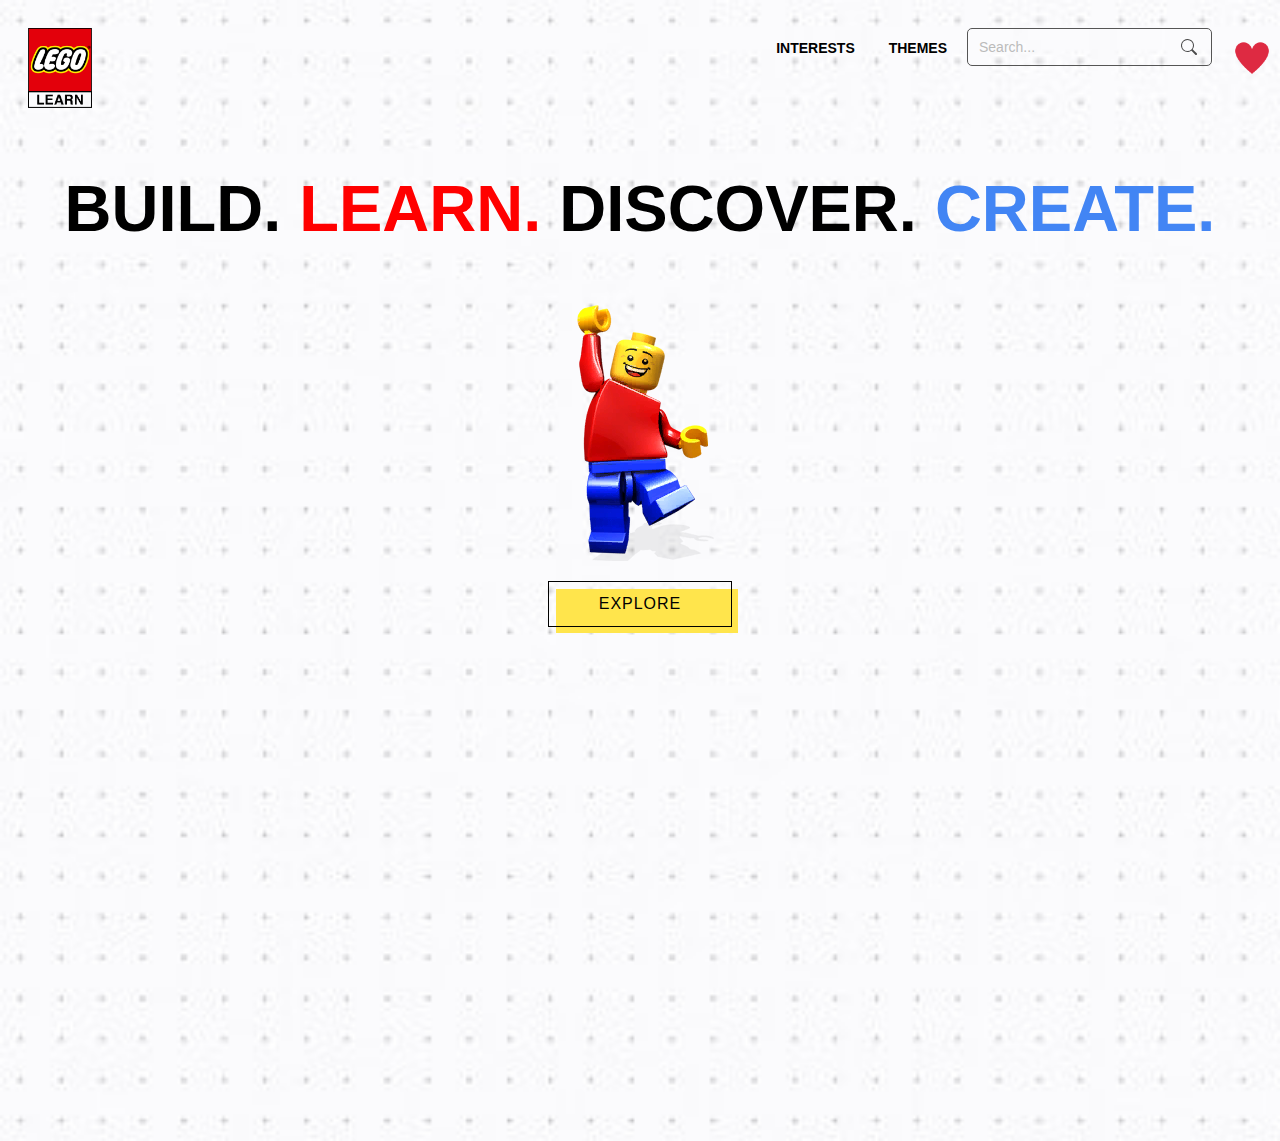
<file: index.html>
<!DOCTYPE html>
<html>
    <head>
        <link rel="stylesheet" href="index.css">
        <meta charset="UTF-8" />
        <meta http-equiv="X-UA-Compatible" content="IE=edge" />
        <meta name="viewport" content="width=device-width, initial-scale=1.0" />
        <title>Lego Learn</title>
    </head>

    <body>
        <img src="Images/Logo.png">
        <header>
            <nav>
                <ul>
                    <li><a href="../interests.html">INTERESTS</a></li>
                    <li><a href="../themes.html">THEMES</a></li>
                </ul>
            </nav> 
            <div class="container">
                <form>
                <input type="search" placeholder="Search...">
                <button type="submit">Search</button>
              </form>
              </div>
              <img class="heart" src="Images/Heart.png" style="width:40px;height:40px";>
        </header>

        <h1 class="hero-text">BUILD.<span style="color: #ff0000"> LEARN.</span> DISCOVER. 
            <span style="color:#4285F4"> CREATE. </span></h1>
        
        <div style="text-align: center;"></div>
        <img class="center" src="Images/Character.png" style="width:256px;height:256px";>
            
        <div class="container-two">
            <div class="vertical-center">
            <button class="button-52" role="button">EXPLORE</button>
        </div>
        </div>

    </body>
</html>
</file>
<file: index.css>
body {
  background-image: url("../Images/Dot.jpeg");
  height: 125vh;
  background-size: cover;
  font-family: Arial, Helvetica, sans-serif;
  font-size: 14px;
}

body img {
  height: 80px;
  margin-left: 20px;
  margin-top: 20px;
}

header {
  float: right;
  height: 80px;
  display: flex;
  align-items: center;
  cursor: pointer;
  font-weight: bold;
}

header * {
  display: inline;
}

header li {
  margin: 10px;
  padding-right: 10px;
}

header li a {
  color: black;
  text-decoration: none;
}

header li a:hover {
  color: #1aa260;
}
.container {
  display: flex;
  flex-direction: column;
  justify-content: center;
  align-items: stretch;
}

form {
  color: #555;
  display: flex;
  padding: 2px;
  border: 1px solid currentColor;
  border-radius: 5px;
  margin: 0 0 3px;
}

input[type=search] {
  border: none;
  background: transparent;
  margin: 0;
  padding: 7px 8px;
  font-size: 14px;
  color: inherit;
  border: 1px solid transparent;
  border-radius: inherit;
}

input[type=search]::-moz-placeholder {
  color: #bbb;
}

input[type=search]:-ms-input-placeholder {
  color: #bbb;
}

input[type=search]::placeholder {
  color: #bbb;
}

button[type=submit] {
  text-indent: -999px;
  overflow: hidden;
  width: 40px;
  padding: 0;
  margin: 0;
  border: 1px solid transparent;
  border-radius: inherit;
  background: transparent url("data:image/svg+xml,%3Csvg xmlns='http://www.w3.org/2000/svg' width='16' height='16' class='bi bi-search' viewBox='0 0 16 16'%3E%3Cpath d='M11.742 10.344a6.5 6.5 0 1 0-1.397 1.398h-.001c.03.04.062.078.098.115l3.85 3.85a1 1 0 0 0 1.415-1.414l-3.85-3.85a1.007 1.007 0 0 0-.115-.1zM12 6.5a5.5 5.5 0 1 1-11 0 5.5 5.5 0 0 1 11 0z'%3E%3C/path%3E%3C/svg%3E") no-repeat center;
  cursor: pointer;
  opacity: 0.7;
}

button[type=submit]:hover {
  opacity: 1;
}

button[type=submit]:focus,
input[type=search]:focus {
  box-shadow: 0 0 3px 0 #1183d6;
  border-color: #1183d6;
  outline: none;
}

form.nosubmit {
  border: none;
  padding: 0;
}

input.nosubmit {
  border: 1px solid #555;
  width: 100%;
  padding: 9px 4px 9px 40px;
  background: transparent url("data:image/svg+xml,%3Csvg xmlns='http://www.w3.org/2000/svg' width='16' height='16' class='bi bi-search' viewBox='0 0 16 16'%3E%3Cpath d='M11.742 10.344a6.5 6.5 0 1 0-1.397 1.398h-.001c.03.04.062.078.098.115l3.85 3.85a1 1 0 0 0 1.415-1.414l-3.85-3.85a1.007 1.007 0 0 0-.115-.1zM12 6.5a5.5 5.5 0 1 1-11 0 5.5 5.5 0 0 1 11 0z'%3E%3C/path%3E%3C/svg%3E") no-repeat 13px center;
}

.hero-text {
  text-align: center;
  font-size: 65px;
  padding: 16px;
}

.hero-text-interests {
  text-align: center;
  font-size: 25px;
  padding: 16px;
}

.section-title {
  font-size: 18px;
  color: black;
  padding-left: 16px;
  background-color: #FFED00;
  padding: 35px;
}

.center {
  display: block;
  margin-left: auto;
  margin-right: auto;
  width: 40%;
}

.button-52 {
  font-size: 16px;
  font-weight: 200;
  letter-spacing: 1px;
  padding: 13px 20px 13px;
  outline: 0;
  border: 1px solid black;
  cursor: pointer;
  position: relative;
  background-color: rgba(0, 0, 0, 0);
  -moz-user-select: none;
   -ms-user-select: none;
       user-select: none;
  -webkit-user-select: none;
  touch-action: manipulation;
}

.button-52:after {
  content: "";
  background-color: #ffe54c;
  width: 100%;
  z-index: -1;
  position: absolute;
  height: 100%;
  top: 7px;
  left: 7px;
  transition: 0.2s;
}

.button-52:hover:after {
  top: 0px;
  left: 0px;
}

@media (min-width: 768px) {
  .button-52 {
    padding: 13px 50px 13px;
  }
}
.sectionHeading {
  text-align: center;
}

.interests {
  padding: 0px 30px 30px 30px;
}

img {
  max-width: 100%;
}

.wrapper {
  display: flex;
  align-items: center;
  justify-content: center;
  margin-top: 10px;
  font-size: 18px;
}

#container {
  display: flex;
}

#container div {
  align-items: center;
  margin: 20px;
  width: 100%;
  align-content: center;
  justify-content: center;
}

.card-img-top {
  display:inline-flex;
  position:relative;
}

.vertical-center {
 display: flex;
 justify-content: center;
 margin-top: 20px;
}


.vertical-center-two {
  margin: 0 auto;
}

.atoz {
display:inline-block;
padding:0.3em 1.2em;
margin:0 0.3em 0.3em 0;
border-radius:2em;
box-sizing: border-box;
text-decoration:none;
font-family: Arial, Helvetica, sans-serif;
font-weight:300;
color:#FFFFFF;
background-color:#4eb5f1;
text-align:center;
transition: all 0.2s;
}

.atoz:hover {
  background-color:#0000FF;
}

.new {
display:inline-block;
padding:0.3em 1.2em;
margin:0 0.3em 0.3em 0;
border-radius:2em;
box-sizing: border-box;
text-decoration:none;
font-family: Arial, Helvetica, sans-serif;
font-weight:300;
color:#FFFFFF;
background-color:#808080;
text-align:center;
transition: all 0.2s;
}

.new:hover {
background-color: #565656;
}

.sort-by {
  text-align: center;
}

.interests-images {
  display: block;
  height: auto;
  max-width: 100%;
  padding-left: 44px;
} 

.theme-image {
  display: block;
  padding-left: 270px;
  
}

.theme-body {
  text-align: center;
  padding-right: 100px;
}
</file>
